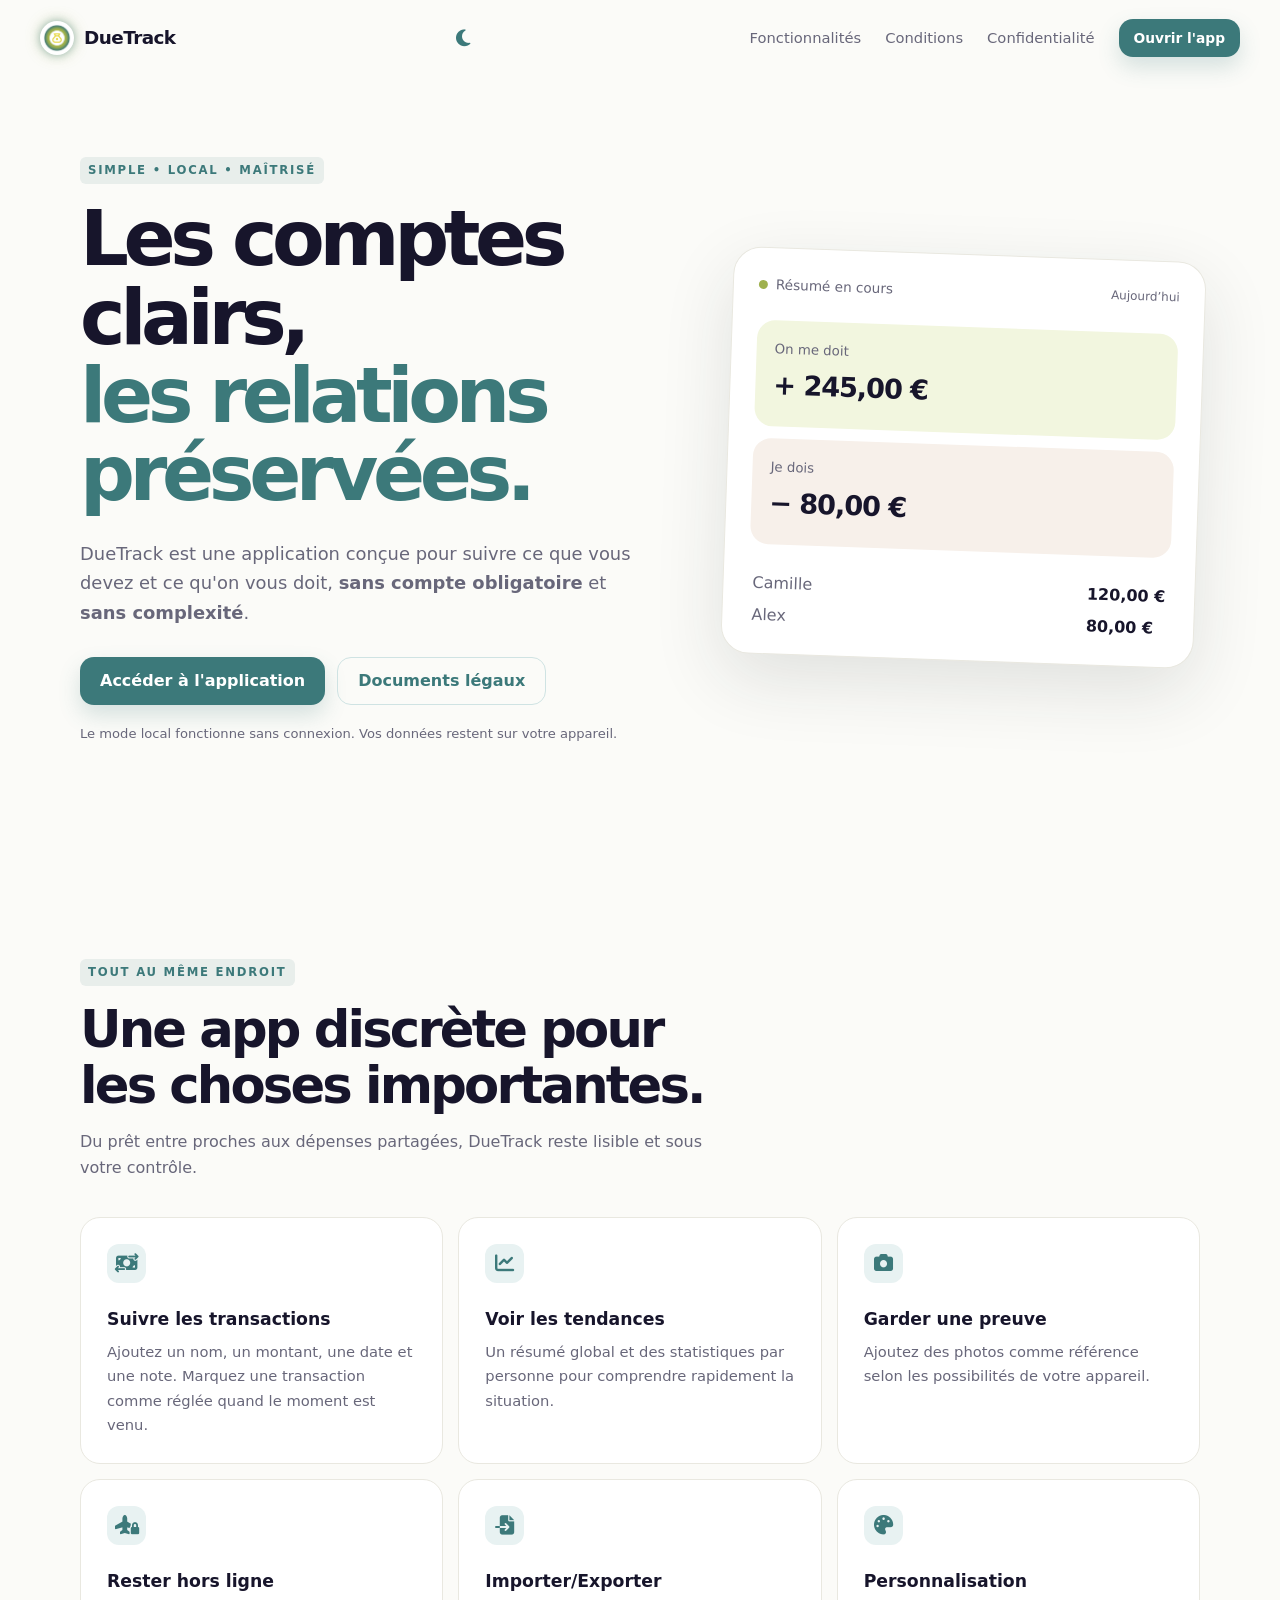
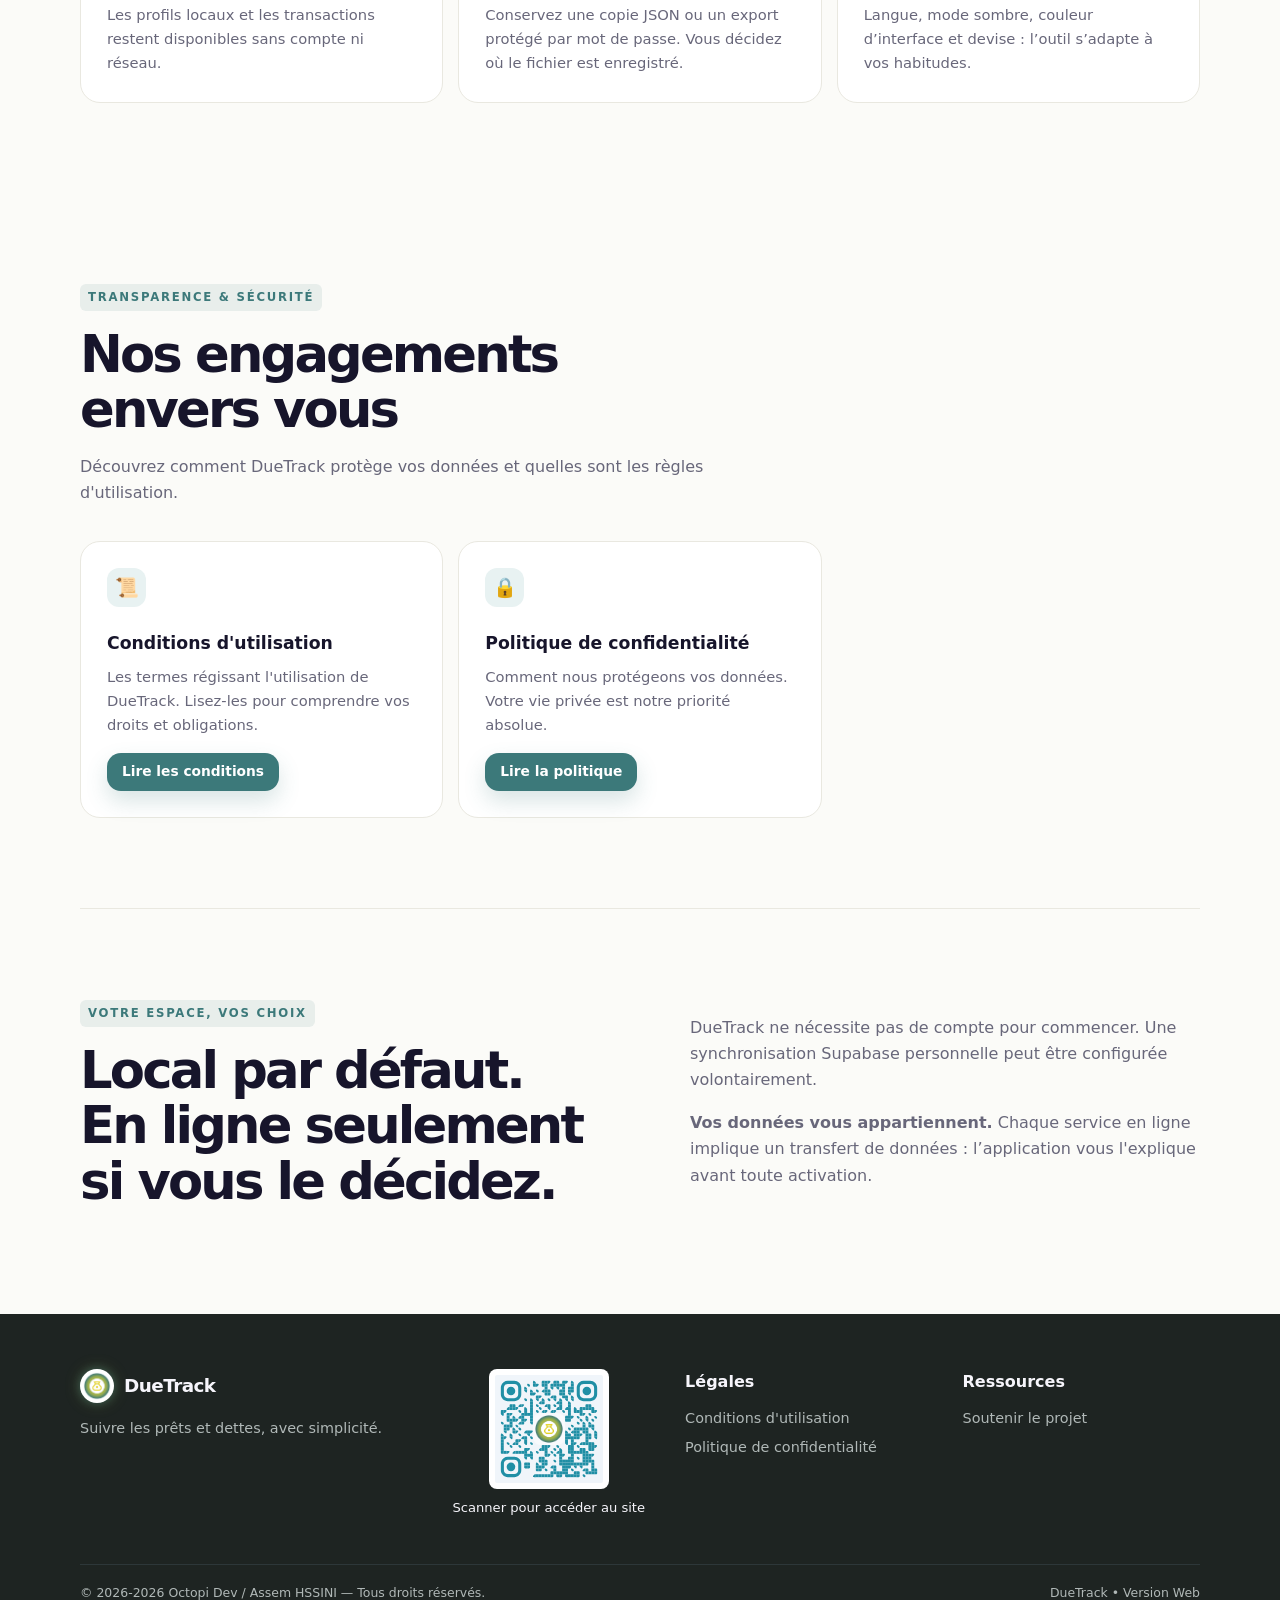
<file: public/index.html>
<!doctype html>
<html lang="fr">
<head>
  <meta charset="utf-8">
  <meta name="viewport" content="width=device-width, initial-scale=1">
  <meta name="description" content="DueTrack — Suivre. Comprendre. Régler. Application simple pour gérer prêts, dettes et transactions. Accès aux conditions d'utilisation et politique de confidentialité.">
  <meta name="theme-color" content="#f4e229">
  <title>DueTrack — Suivre. Comprendre. Régler.</title>
  <link rel="stylesheet" href="https://cdnjs.cloudflare.com/ajax/libs/font-awesome/6.4.0/css/all.min.css">
  <link rel="stylesheet" href="styles.css">
  <link rel="icon" href="assets/DueTrack_Icon.png" type="image/png">
</head>
<body>
  <header class="site-header">
    <a class="brand" href="index.html" aria-label="DueTrack, accueil">
      <span class="brand-mark"><img src="assets/DueTrack_Icon.png" alt="" onerror="this.style.display='none'"></span>
      <span>DueTrack</span>
    </a>
    <div class="header-controls">
      <button id="theme-toggle" class="icon-button" type="button" aria-label="Activer le mode sombre"><i class="fas fa-moon"></i></button>
      <button class="menu-toggle" type="button" aria-expanded="false" aria-controls="main-nav"><i class="fas fa-bars"></i></button>
    </div>
    <nav id="main-nav" class="main-nav" aria-label="Navigation principale">
      <a href="#fonctionnalites">Fonctionnalités</a>
      <a href="conditions.html">Conditions</a>
      <a href="confidentialite.html">Confidentialité</a>
      <a class="button button-small" href="/app" target="_blank" rel="noopener">Ouvrir l'app</a>
    </nav>
  </header>

  <main>
    <!-- HERO : Présentation principale -->
    <section class="hero section-shell">
      <div class="hero-copy">
        <p class="eyebrow">Simple • local • maîtrisé</p>
        <h1>Les comptes clairs,<br><span>les relations préservées.</span></h1>
        <p class="hero-lead">
          DueTrack est une application conçue pour suivre ce que vous devez et ce qu'on vous doit,
          <strong>sans compte obligatoire</strong> et <strong>sans complexité</strong>.
        </p>
        <div class="hero-actions">
          <a class="button" href="/app" target="_blank" rel="noopener">Accéder à l'application</a>
          <a class="button button-ghost" href="#legal">Documents légaux</a>
        </div>
        <p class="microcopy">Le mode local fonctionne sans connexion. Vos données restent sur votre appareil.</p>
      </div>
      <div class="hero-card" aria-label="Aperçu de l'application">
        <div class="card-top"><span class="status-dot"></span><span>Résumé en cours</span><span class="card-date">Aujourd’hui</span></div>
        <div class="balance balance-green"><small>On me doit</small><strong>+ 245,00 €</strong></div>
        <div class="balance balance-negative"><small>Je dois</small><strong>− 80,00 €</strong></div>
        <div class="mini-list"><span>Camille</span><b>120,00 €</b><span>Alex</span><b>80,00 €</b></div>
      </div>
    </section>

    <!-- FONCTIONNALITÉS -->
    <section id="fonctionnalites" class="section-shell section">
    <div class="section-heading">
      <p class="eyebrow">Tout au même endroit</p>
      <h2>Une app discrète pour les choses importantes.</h2>
      <p>Du prêt entre proches aux dépenses partagées, DueTrack reste lisible et sous votre contrôle.</p>
    </div>
    <div class="feature-grid">
      <article class="feature-card">
        <span class="feature-icon"><i class="fas fa-money-bill-transfer"></i></span>
        <h3>Suivre les transactions</h3>
        <p>Ajoutez un nom, un montant, une date et une note. Marquez une transaction comme réglée quand le moment est venu.</p>
      </article>
      <article class="feature-card">
        <span class="feature-icon"><i class="fas fa-chart-line"></i></span>
        <h3>Voir les tendances</h3>
        <p>Un résumé global et des statistiques par personne pour comprendre rapidement la situation.</p>
      </article>
      <article class="feature-card">
        <span class="feature-icon"><i class="fas fa-camera"></i></span>
        <h3>Garder une preuve</h3>
        <p>Ajoutez des photos comme référence selon les possibilités de votre appareil.</p>
      </article>
      <article class="feature-card">
        <span class="feature-icon"><i class="fa-solid fa-plane-lock"></i></span>
        <h3>Rester hors ligne</h3>
        <p>Les profils locaux et les transactions restent disponibles sans compte ni réseau.</p>
      </article>
      <article class="feature-card">
        <span class="feature-icon"><i class="fas fa-file-import"></i></span>
        <h3>Importer/Exporter</h3>
        <p>Conservez une copie JSON ou un export protégé par mot de passe. Vous décidez où le fichier est enregistré.</p>
      </article>
      <article class="feature-card">
        <span class="feature-icon"><i class="fas fa-palette"></i></span>
        <h3>Personnalisation</h3>
        <p>Langue, mode sombre, couleur d’interface et devise : l’outil s’adapte à vos habitudes.</p>
      </article>
    </div>
  </section>

    <!-- SECTION LÉGALE (NOUVEAUTÉ) -->
    <section id="legal" class="section-shell section">
      <div class="section-heading">
        <p class="eyebrow">Transparence & Sécurité</p>
        <h2>Nos engagements envers vous</h2>
        <p>Découvrez comment DueTrack protège vos données et quelles sont les règles d'utilisation.</p>
      </div>
      <div class="feature-grid">
        <article class="feature-card">
          <span class="feature-icon">📜</span>
          <h3>Conditions d'utilisation</h3>
          <p>Les termes régissant l'utilisation de DueTrack. Lisez-les pour comprendre vos droits et obligations.</p>
          <a href="conditions.html" class="button button-small" style="margin-top: 15px;">Lire les conditions</a>
        </article>
        <article class="feature-card">
          <span class="feature-icon">🔒</span>
          <h3>Politique de confidentialité</h3>
          <p>Comment nous protégeons vos données. Votre vie privée est notre priorité absolue.</p>
          <a href="confidentialite.html" class="button button-small" style="margin-top: 15px;">Lire la politique</a>
        </article>
      </div>
    </section>

    <!-- LOCAL vs EN LIGNE -->
    <section class="split-section section-shell section">
      <div>
        <p class="eyebrow">Votre espace, vos choix</p>
        <h2>Local par défaut.<br>En ligne seulement si vous le décidez.</h2>
      </div>
      <div class="split-copy">
        <p>DueTrack ne nécessite pas de compte pour commencer. Une synchronisation Supabase personnelle peut être configurée volontairement.</p>
        <p><strong>Vos données vous appartiennent.</strong> Chaque service en ligne implique un transfert de données : l’application vous l'explique avant toute activation.</p>
      </div>
    </section>
  </main>

  <footer class="site-footer">
    <div class="section-shell footer-grid">
      <div>
        <a class="brand" href="index.html">
          <span class="brand-mark"><img src="assets/DueTrack_Icon.png" alt="" onerror="this.style.display='none'"></span>
          <span>DueTrack</span>
        </a>
        <p>Suivre les prêts et dettes, avec simplicité.</p>
      </div>

      <!-- QR Code -->
      <div class="qr-code-footer">
        <button type="button" class="qr-trigger" data-qr-open aria-haspopup="dialog"
                aria-label="Agrandir le QR code DueTrack">
          <img src="assets/duetrak_page-qrV1.svg" alt="QR code du site DueTrack"
              width="120" height="120" loading="lazy">
          <span>Scanner pour accéder au site</span>
        </button>
      </div>

      <div>
        <strong>Légales</strong>
        <a href="/conditions.html">Conditions d'utilisation</a>
        <a href="/confidentialite.html">Politique de confidentialité</a>
      </div>
      <div>
        <strong>Ressources</strong>
        <a href="https://liberapay.com/Octopi-Dev/" target="_blank" rel="noopener">Soutenir le projet</a>
      </div>
    </div>
    
    <div class="section-shell footer-bottom">
      <span>© 2026-<span data-year></span> <a href="https://github.com/Dev-Code3D" target="_blank" rel="noopener" text-decoration="bold">Octopi Dev</a> / Assem HSSINI — Tous droits réservés.</span>
      <span>DueTrack • Version Web</span>
    </div>
  </footer>

  <dialog id="qr-modal" class="qr-modal" aria-labelledby="qr-modal-title">
    <div class="qr-modal-card">
      <button type="button" class="qr-modal-close" data-qr-close aria-label="Fermer">×</button>
      <h2 id="qr-modal-title">DueTrack</h2>
      <img src="assets/duetrak_page-qrV1.svg" alt="QR code du site DueTrack">
      <p>Scanne ce code pour ouvrir le site.</p>
      <a class="button button-small" href="/app/">Ouvrir l'application web</a>
    </div>
  </dialog>

  <script src="script.js"></script>
</body>
</html>
</file>
<file: public/styles.css>
/* style.css */
:root{
    /* Palette officielle DueTrack */
    --primary:#3c797a;           /* Teal - Barre d'app, boutons, nav active */
    --primary-dark:#274f50;      /* Teal foncé */
    --primary-light:#e8f2f2;     /* Teal clair */
    --positive:#9fb14e;          /* Olive - "On me doit", remboursé */
    --positive-light:#f2f6df;    /* Olive très clair */
    --positive-dark:#283128;     /* Olive foncé (mode sombre) */
    --accent:#f4e229;            /* Jaune - Splash, badges deadline (avec parcimonie) */
    --accent-light:#fff9e6;      /* Jaune très clair */
    --negative:#c1652e;          /* Rouille - "Je dois" */
    --negative-light:#f7f0ea;   /* Rouille très clair */
    --negative-dark:#3a251a;     /* Rouille foncé (mode sombre) */
    --surface-light:#f7f5ef;     /* Fond clair (ni blanc pur) */
    --surface-dark:#1e2422;      /* Fond sombre (ni noir pur) */

    /* Couleurs de texte et UI */
    --ink:#17152b;               /* Texte principal (mode clair) */
    --ink-dark:#f6f5fb;          /* Texte principal (mode sombre) */
    --muted:#68677a;             /* Texte secondaire (mode clair) */
    --muted-dark:#b0b8b7;        /* Texte secondaire (mode sombre) */
    --paper:#fbfbf8;             /* Fond de page (mode clair) */
    --paper-dark:#11181a;        /* Fond de page (mode sombre) */
    --surface:#fff;              /* Surface (mode clair) */
    --surface-dark-mode:#1b2426;/* Surface (mode sombre) */
    --line:#e9e8e0;              /* Bordures/lignes (mode clair) */
    --line-dark:#2d3739;        /* Bordures/lignes (mode sombre) */
    --shadow:0 24px 70px rgba(30,45,45,.12);
}
*{box-sizing:border-box}
html{scroll-behavior:smooth}
body{
    margin:0;
    background:var(--paper);
    color:var(--ink);
    font:16px/1.65 Inter,ui-sans-serif,system-ui,-apple-system,BlinkMacSystemFont,"Segoe UI",sans-serif;
}
a{color:inherit;text-decoration:none}
a:not(.button):hover{text-decoration:underline}
.section-shell{width:min(1120px,calc(100% - 40px));margin-inline:auto}

/* Header */
.site-header{
    height:76px;
    display:flex;
    align-items:center;
    justify-content:space-between;
    width:min(1200px,calc(100% - 40px));
    margin:auto;
}
.brand{
    display:flex;
    align-items:center;
    gap:10px;
    font-size:1.15rem;
    font-weight:800;
    letter-spacing:-.03em;
}
.brand-mark{
    display:grid;
    place-items:center;
    width:34px;
    height:34px;
    border-radius:50%;
    background:var(--surface);
    padding:2px;
    box-shadow:0 0 8px rgba(60,121,122,0.5),0 0 16px rgba(159,177,78,0.3);
    overflow:hidden;
}
.brand-mark img{width:100%;height:100%;object-fit:cover;border-radius:50%}
.main-nav{
    display:flex;
    align-items:center;
    gap:24px;
    font-size:.92rem;
    color:var(--muted);
}
.main-nav a:hover{color:var(--ink)}
.header-controls{
    display:flex;
    align-items:center;
    gap:12px;
}
.button{
    display:inline-flex;
    align-items:center;
    justify-content:center;
    min-height:48px;
    padding:0 20px;
    border-radius:14px;
    background:var(--primary);
    color:#fff;
    font-weight:750;
    box-shadow:0 10px 22px rgba(60,121,122,.2);
    transition:transform .2s,box-shadow .2s;
}
.button:hover{
    text-decoration:none;
    transform:translateY(-2px);
    box-shadow:0 14px 28px rgba(60,121,122,.28);
}
.button-small{min-height:38px;padding-inline:15px;font-size:.86rem}
.button-ghost{background:transparent;color:var(--primary);border:1px solid #cfe3e3;box-shadow:none}
.button-light{background:#fff;color:var(--primary)}
.icon-button,.menu-toggle{border:0;background:none;color:inherit;cursor:pointer;font:inherit;transition:transform .2s}
.icon-button{font-size:1.3rem}
.icon-button i{font-size:1.1rem}
.icon-button:hover{transform:scale(1.1)}
.menu-toggle{display:none}
.menu-toggle i{font-size:1.2rem}
#theme-toggle{color:var(--primary)}
#theme-toggle i{font-size:1.2rem}

/* Hero */
.hero{
    min-height:620px;
    display:grid;
    grid-template-columns:1fr .82fr;
    align-items:center;
    gap:70px;
    padding-block:80px 110px;
}
.eyebrow{
    text-transform:uppercase;
    letter-spacing:.15em;
    font-size:.73rem;
    font-weight:800;
    color:var(--primary);
    margin:0 0 16px;
    padding:4px 8px;
    background:rgba(60,121,122,0.1);
    border-radius:6px;
    display:inline-block;
}
.hero h1{
    font-size:clamp(2.8rem,6vw,5.7rem);
    line-height:1.02;
    letter-spacing:-.07em;
    margin:0 0 25px;
}
.hero h1 span{color:var(--primary)}
.hero-lead{max-width:560px;color:var(--muted);font-size:1.12rem}
.hero-actions{display:flex;gap:12px;flex-wrap:wrap;margin-top:30px}
.microcopy{font-size:.82rem;color:var(--muted);margin-top:18px}
.hero-card{
    background:var(--surface);
    border:1px solid var(--line);
    border-radius:28px;
    padding:25px;
    box-shadow:var(--shadow);
    transform:rotate(2deg);
}
.card-top{display:flex;align-items:center;gap:8px;color:var(--muted);font-size:.85rem;margin-bottom:25px}
.status-dot{width:9px;height:9px;background:var(--positive);border-radius:50%}
.card-date{margin-left:auto;font-size:.75rem}
.balance{border-radius:18px;padding:18px;margin:12px 0}
.balance small{display:block;color:var(--muted);margin-bottom:3px}
.balance strong{font-size:1.7rem;letter-spacing:-.04em}
.balance-green{background:var(--positive-light);color:var(--ink)}
.balance-negative{background:var(--negative-light);color:var(--ink)}
.balance-primary{background:var(--primary-light);color:var(--primary)}
.mini-list{display:grid;grid-template-columns:1fr auto;gap:5px 15px;padding:14px 4px 0;color:var(--muted)}
.mini-list b{color:var(--ink)}

/* Sections */
.section{padding-block:90px}
.section-heading{max-width:650px;margin-bottom:35px}
.section-heading h2,.split-section h2,.privacy-callout h2{
    font-size:clamp(2rem,4vw,3.3rem);
    line-height:1.08;
    letter-spacing:-.055em;
    margin:0 0 15px;
}
.section-heading>p:last-child,.split-copy{color:var(--muted)}
.feature-grid{display:grid;grid-template-columns:repeat(3,1fr);gap:15px}
.feature-card{
    background:var(--surface);
    border:1px solid var(--line);
    border-radius:20px;
    padding:26px;
}
.feature-icon{
    display:grid;
    place-items:center;
    width:39px;
    height:39px;
    border-radius:12px;
    background:var(--primary-light);
    color:var(--primary);
    font-weight:800;
    font-size:1.2rem;
}
.feature-card h3{margin:22px 0 7px;font-size:1.08rem}
.feature-card p{color:var(--muted);font-size:.92rem;margin:0}
.split-section{display:grid;grid-template-columns:1fr 1fr;gap:100px;border-top:1px solid var(--line)}
.split-copy{color:var(--muted)}
.privacy-callout{
    display:flex;
    align-items:center;
    justify-content:space-between;
    gap:35px;
    background:var(--primary);
    color:#fff;
    border-radius:30px;
    padding:60px;
    margin-bottom:90px;
}
.privacy-callout .eyebrow{color:var(--accent)}
.privacy-callout p{color:#d9ecec;max-width:650px}
.faq details{border-top:1px solid var(--line);padding:20px 0}
.faq details:last-child{border-bottom:1px solid var(--line)}
summary{cursor:pointer;font-weight:700}
.faq details p{color:var(--muted);max-width:720px}

/* Footer */
.site-footer{background:var(--surface-dark);color:var(--ink-dark);padding:55px 0 20px}
.footer-grid{display:grid;grid-template-columns:1.4fr auto 1fr 1fr;gap:40px;align-items:start}
.footer-grid .brand{color:var(--ink-dark)}
.footer-grid p{color:var(--muted-dark);font-size:.9rem}
.footer-grid strong{display:block;color:var(--ink-dark);margin-bottom:12px}
.footer-grid a:not(.brand){display:block;color:var(--muted-dark);margin:5px 0;font-size:.9rem}
.footer-bottom{border-top:1px solid var(--line-dark);margin-top:45px;padding-top:18px;display:flex;justify-content:space-between;color:var(--muted-dark);font-size:.78rem}

/* QR Code */
.qr-code-footer{text-align:center}
.qr-trigger{display:inline-flex;flex-direction:column;align-items:center;gap:8px;padding:0;border:0;background:transparent;color:inherit;font:inherit;font-size:.82rem;cursor:pointer}
.qr-trigger img{display:block;width:120px;height:120px;object-fit:contain;border-radius:8px;background:#fff;padding:6px;transition:transform .2s}
.qr-trigger:hover img,.qr-trigger:focus-visible img{transform:scale(1.04)}
.qr-trigger:focus-visible{outline:2px solid var(--accent);outline-offset:4px;border-radius:8px}
.qr-modal{width:min(360px,calc(100% - 32px));padding:0;border:0;border-radius:24px;background:var(--surface);color:var(--ink);box-shadow:var(--shadow)}
.qr-modal::backdrop{background:rgba(10,20,20,.6);backdrop-filter:blur(4px)}
.qr-modal-card{position:relative;padding:32px 28px 28px;text-align:center}
.qr-modal-card h2{margin:0 0 16px;font-size:1.3rem}
.qr-modal-card img{display:block;width:100%;max-width:260px;height:auto;margin:0 auto 14px;padding:10px;border-radius:12px;background:#fff}
.qr-modal-card p{margin:0 0 18px;color:var(--muted);font-size:.9rem}
.qr-modal-close{position:absolute;top:10px;right:12px;width:36px;height:36px;border:0;border-radius:50%;background:transparent;color:inherit;font-size:1.6rem;line-height:1;cursor:pointer}
.qr-modal-close:hover{background:rgba(127,127,127,.15)}

/* Dark Mode */
body.dark{
    --ink:var(--ink-dark);
    --muted:var(--muted-dark);
    --paper:var(--paper-dark);
    --surface:var(--surface-dark-mode);
    --line:var(--line-dark);
    --shadow:0 24px 70px rgba(0,0,0,.25);
    --primary-light:var(--primary-dark);
}
body.dark .balance-green{background:var(--positive-dark);color:var(--ink-dark)}
body.dark .balance-negative{background:var(--negative-dark);color:var(--ink-dark)}
body.dark .balance-primary{background:var(--primary-dark);color:var(--ink-dark)}
body.dark .feature-icon{background:var(--primary-dark);color:var(--accent)}
body.dark .notice{background:var(--primary-dark);color:var(--ink)!important}

/* Mobile */
@media(max-width:800px){
    .main-nav{display:none;position:absolute;z-index:5;top:68px;left:20px;right:20px;padding:18px;background:var(--surface);border:1px solid var(--line);border-radius:16px;box-shadow:var(--shadow);flex-direction:column;align-items:stretch}
    .main-nav.open{display:flex}
    .menu-toggle{display:block}
    .hero{grid-template-columns:1fr;gap:30px;padding-top:55px}
    .hero-card{max-width:500px;width:100%;margin:auto}
    .feature-grid{grid-template-columns:1fr 1fr}
    .split-section{grid-template-columns:1fr;gap:20px}
    .privacy-callout{align-items:flex-start;flex-direction:column}
    .footer-grid{grid-template-columns:1fr 1fr}
    .footer-grid>div:first-child{grid-column:1/-1}
    /* le QR passe sous la marque, avant Légales */
    .qr-code-footer{grid-column:1/-1}
}
@media(max-width:640px){
    .qr-modal{padding:1rem}
    .qr-trigger img{width:60px;height:60px}
}
@media(max-width:520px){
    .section-shell,.site-header{width:min(100% - 28px,1120px)}
    .hero h1{font-size:3.25rem}
    .feature-grid{grid-template-columns:1fr}
    .section{padding-block:60px}
    .privacy-callout{padding:35px 25px;margin-bottom:60px}
    .footer-grid{grid-template-columns:1fr}
    .footer-bottom{flex-direction:column;gap:6px}
    .qr-trigger img{width:96px;height:96px}
}
</file>
